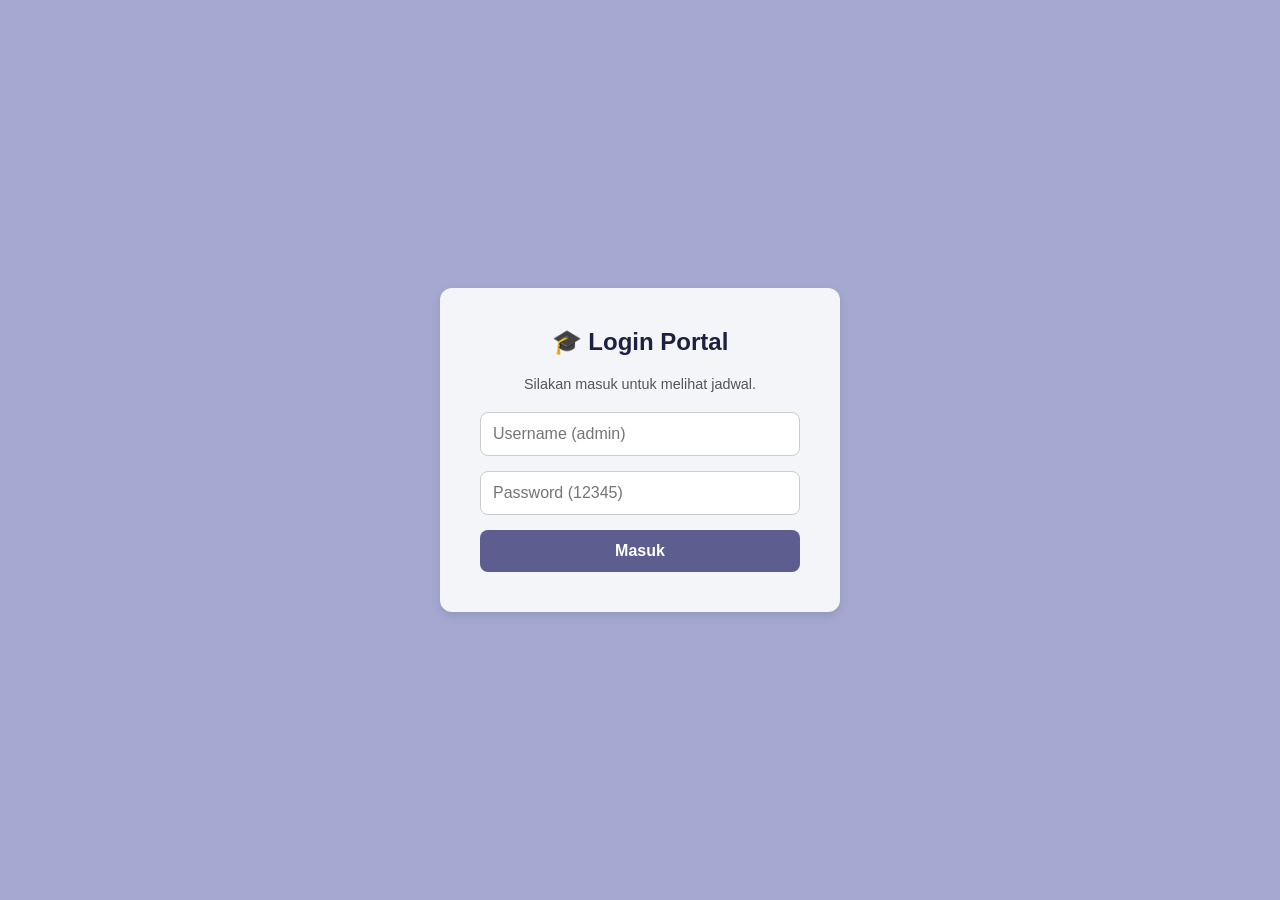
<file: index.html>
<!DOCTYPE html>
<html lang="id">
<head>
    <meta charset="UTF-8">
    <meta name="viewport" content="width=device-width, initial-scale=1.0">
    <title>Jadwal Perkuliahan - Universitas ABC</title>
    <style>
        /* ========================================= */
        /* CSS LENGKAP (DESAIN DASBOR & TABEL)       */
        /* ========================================= */
        * { margin: 0; padding: 0; box-sizing: border-box; font-family: 'Segoe UI', Tahoma, Geneva, Verdana, sans-serif; }
        body { background-color: #a5a9d1; color: #333; display: flex; min-height: 100vh; }

        /* Sidebar */
        .sidebar { width: 260px; background-color: #3b3d54; color: white; padding: 20px 0; display: flex; flex-direction: column; position: fixed; height: 100%; z-index: 100; }
        .sidebar-header { padding: 0 20px 20px; border-bottom: 1px solid #55586f; margin-bottom: 20px; }
        .sidebar-header h2 { font-size: 1.2rem; display: flex; align-items: center; gap: 10px; }
        .sidebar-header p { font-size: 0.8rem; color: #b0b3c6; margin-top: 5px; }
        .sidebar-menu { list-style: none; }
        .sidebar-menu li { margin: 5px 15px; }
        .sidebar-menu a { text-decoration: none; color: #d1d5db; display: flex; align-items: center; padding: 12px 15px; border-radius: 8px; transition: 0.3s; font-size: 0.9rem; }
        .sidebar-menu a:hover, .sidebar-menu a.active { background-color: #8b92d4; color: white; }
        .sidebar-menu a i { margin-right: 15px; width: 20px; text-align: center; }

        /* Main Content */
        .main-content { margin-left: 260px; flex: 1; padding: 20px 30px; display: flex; flex-direction: column; width: calc(100% - 260px); }
        
        /* Header Card */
        .header-card { background-color: #f4f5f9; border-radius: 12px; padding: 30px; display: flex; justify-content: space-between; align-items: center; margin-bottom: 20px; box-shadow: 0 4px 6px rgba(0,0,0,0.05); width: 100%; }
        .header-text h4 { color: #7b819c; font-size: 0.8rem; font-weight: normal; margin-bottom: 10px; }
        .header-text h1 { color: #1e2042; font-size: 1.6rem; margin-bottom: 10px; }
        .header-text p { color: #555; font-size: 0.9rem; margin-bottom: 15px; max-width: 600px; }
        .badges { display: flex; gap: 10px; }
        .badge { background-color: #e5e7f1; color: #3b3d54; padding: 5px 12px; border-radius: 20px; font-size: 0.8rem; font-weight: 600; border: 1px solid #d1d5db; }
        .header-illustration { width: 100px; height: 80px; background-color: #6b72a8; border-radius: 10px; display: flex; justify-content: center; align-items: center; }

        /* Section Title */
        .section-title { color: #2c2e43; font-size: 1.4rem; margin-bottom: 15px; font-weight: 700; }

        /* Day Tabs */
        .day-tabs { background-color: #f4f5f9; padding: 10px; border-radius: 10px; display: flex; gap: 10px; margin-bottom: 15px; overflow-x: auto; width: 100%; }
        .day-btn { background-color: white; border: 1px solid #d1d5db; padding: 8px 15px; border-radius: 8px; cursor: pointer; font-size: 0.85rem; color: #444; display: flex; align-items: center; gap: 8px; font-weight: 600; }
        .day-btn .count { background-color: #e5e7f1; padding: 2px 8px; border-radius: 10px; font-size: 0.75rem; }
        .day-btn.active { background-color: #4f538d; color: white; border-color: #4f538d; }
        .day-btn.active .count { background-color: white; color: #4f538d; }

        /* Table */
        .table-container { background-color: #f4f5f9; border-radius: 12px; padding: 20px; overflow-x: auto; flex: 1; width: 100%; }
        table { width: 100%; border-collapse: collapse; font-size: 0.9rem; }
        th { text-align: left; padding: 15px 10px; color: #1e2042; font-weight: 600; border-bottom: 2px solid #d1d5db; }
        td { padding: 15px 10px; border-bottom: 1px solid #e5e7eb; color: #333; }
        .status-badge { background-color: #5d5e8f; color: white; padding: 6px 14px; border-radius: 6px; font-size: 0.75rem; border: none; cursor: pointer; font-family: inherit; font-weight: 500; transition: background-color 0.3s; }
        .total-row td { background-color: #e5e7f1; font-weight: bold; color: #1e2042; }

                /* Footer */
        footer { margin-top: 20px; font-size: 0.8rem; color: #3b3d54; display: flex; justify-content: flex-start; align-items: center; width: 100%; gap: 20px; }
        .footer-links a { color: #3b3d54; text-decoration: none; margin-right: 15px; text-decoration: underline; }

        /* Tombol Bantuan */
        .help-btn { position: fixed; bottom: 20px; right: 20px; background-color: #4a7588; color: white; border: none; padding: 12px 20px; border-radius: 25px; font-size: 0.9rem; cursor: pointer; display: flex; align-items: center; gap: 8px; box-shadow: 0 4px 6px rgba(0,0,0,0.2); z-index: 100; }

        /* Login Overlay */
        #login-overlay { position: fixed; top: 0; left: 0; width: 100%; height: 100%; background-color: #a5a9d1; display: flex; justify-content: center; align-items: center; z-index: 9999; }
        .login-box { background-color: #f4f5f9; padding: 40px; border-radius: 12px; box-shadow: 0 4px 10px rgba(0,0,0,0.1); width: 100%; max-width: 400px; text-align: center; }
        .login-box h2 { color: #1e2042; margin-bottom: 20px; }
        .login-box input { width: 100%; padding: 12px; margin-bottom: 15px; border: 1px solid #ccc; border-radius: 8px; font-size: 1rem; box-sizing: border-box; }
        .login-box button { width: 100%; padding: 12px; background-color: #5d5e8f; color: white; border: none; border-radius: 8px; font-size: 1rem; font-weight: bold; cursor: pointer; transition: 0.3s; }
        .login-box button:hover { background-color: #4a4b75; }
        .error-msg { color: #dc3545; font-size: 0.9rem; margin-bottom: 15px; display: none; }
    </style>
</head>
<body>

    <!-- ========================================== -->
    <!-- TAMPILAN LOGIN -->
    <!-- ========================================== -->
    <div id="login-overlay">
        <div class="login-box">
            <h2>🎓 Login Portal</h2>
            <p style="color: #555; margin-bottom: 20px; font-size: 0.9rem;">Silakan masuk untuk melihat jadwal.</p>
            <div id="error-msg" class="error-msg">Username atau Password salah!</div>
            <input type="text" id="username" placeholder="Username (admin)">
            <input type="password" id="password" placeholder="Password (12345)">
            <button onclick="prosesLogin()">Masuk</button>
        </div>
    </div>

    <!-- ========================================== -->
    <!-- KONTEN UTAMA (Tersembunyi sebelum login) -->
    <!-- ========================================== -->
    <div id="main-content-wrapper" style="display: none; width: 100%; display: flex;">
        
        <aside class="sidebar">
            <div class="sidebar-header">
                <h2>📅 Dashboard</h2>
                <p>Universitas ABC</p>
            </div>
            <ul class="sidebar-menu">
                <li><a href="index.html" class="active">⊞ Dasbor</a></li>
                <li><a href="beranda.html">🏠 Beranda</a></li>
                <li><a href="absensi.html">⏱ Absensi</a></li>
                <li><a href="jadwal.html">📅 Jadwal kuliah</a></li>
                <li><a href="kontak.html">✉ Kontak</a></li>
                <li style="margin-top: 20px; border-top: 1px solid #55586f; padding-top: 10px;">
                    <a href="#" onclick="logout()" style="color: #ff6b6b;">🚪 Logout</a>
                </li>
            </ul>
        </aside>

        <main class="main-content">
            <select id="pilih-semester" style="display: none;">
                <option value="Ganjil 2026/2027" selected>Ganjil 2026/2027</option>
            </select>

            <section class="header-card">
                <div class="header-text">
                    <h4>Dashboard</h4>
                    <h1>Selamat Datang di Jadwal Perkuliahan Universitas ABC</h1>
                    <p>Lihat jadwal kuliah Semester Ganjil 2026/2027 di bawah ini. Pilih hari untuk melihat mata kuliahnya.</p>
                    <div class="badges">
                        <span class="badge">Semester Ganjil 2026/2027</span>
                        <span class="badge">9 mata kuliah</span>
                        <span class="badge">23 SKS</span>
                    </div>
                </div>
                <div class="header-illustration">
                    <span style="color:white; font-size: 2rem;">📅</span>
                </div>
            </section>

            <h2 class="section-title">Jadwal Kuliah</h2>

            <div class="day-tabs">
                <button class="day-btn">Senin <span class="count">3</span></button>
                <button class="day-btn">Selasa <span class="count">2</span></button>
                <button class="day-btn">Rabu <span class="count">3</span></button>
                <button class="day-btn">Kamis <span class="count">3</span></button>
                <button class="day-btn">Jumat <span class="count">3</span></button>
                <button class="day-btn">Sabtu <span class="count">0</span></button>
                <button class="day-btn">Minggu <span class="count">0</span></button>
            </div>

            <div class="table-container">
                <table>
                    <thead>
                        <tr>
                            <th>Kode</th><th>Mata kuliah</th><th>Presensi</th><th>SKS</th>
                            <th>Kelas</th><th>Waktu</th><th>Ruang</th><th>Dosen</th>
                        </tr>
                    </thead>
                    <tbody id="jadwal-table-body"></tbody>
                </table>
            </div>

            <footer>
                <div>&copy; 2026 Jadwal Perkuliahan Universitas ABC - Kelompok 12.</div>
                <div class="footer-links">
                    <a href="tentang.html">Tentang</a>
                    <a href="lokasi.html">Lokasi</a>
                </div>
            </footer>
        </main>

        <button class="help-btn">❓ Bantuan</button>
    </div>

    <!-- ========================================== -->
    <!-- JAVASCRIPT -->
    <!-- ========================================== -->
    <script>
    // 1. SISTEM LOGIN
    document.addEventListener("DOMContentLoaded", function() {
        if (sessionStorage.getItem("isLoggedIn") === "true") {
            document.getElementById('login-overlay').style.display = 'none';
            document.getElementById('main-content-wrapper').style.display = 'flex'; // Gunakan flex agar sejajar
            initJadwal();
        }
    });

    function prosesLogin() {
        const user = document.getElementById('username').value;
        const pass = document.getElementById('password').value;
        const errorMsg = document.getElementById('error-msg');

        if (user === "admin" && pass === "12345") {
            sessionStorage.setItem("isLoggedIn", "true");
            document.getElementById('login-overlay').style.display = 'none';
            document.getElementById('main-content-wrapper').style.display = 'flex';
            initJadwal();
        } else {
            errorMsg.style.display = "block";
        }
    }

    function logout() {
        sessionStorage.removeItem("isLoggedIn");
        location.reload(); 
    }

    // 2. LOGIKA JADWAL KULIAH
    function initJadwal() {
        const masterDataJadwal = {
            "Ganjil 2026/2027": {
                "Senin": [
                    { kode: "4525", mk: "Komunikasi Data", sks: 2, kelas: "A", waktu: "08:00 - 10:00", ruang: "309", dosen: "Ir. Rakha Athalah, S.Kom." },
                    { kode: "4524", mk: "Prak Basis Data", sks: 2, kelas: "A", waktu: "10:00 - 12:00", ruang: "305", dosen: "Dr. Ir. Arsanti Nur, S.Kom." },
                    { kode: "4523", mk: "Basis Data", sks: 3, kelas: "A", waktu: "14:00 - 17:00", ruang: "209", dosen: "Nisrina Akila, S.Kom." },
                   
                ],
                "Selasa": [
                    { kode: "4526", mk: "Kewirausahaan", sks: 3, kelas: "A", waktu: "08:00 - 10:00", ruang: "Lab 1", dosen: "Budi Santoso, M.Kom." },
                    { kode: "4527", mk: "Jaringan Komputer", sks: 2, kelas: "A", waktu: "13:00 - 15:00", ruang: "302", dosen: "Siti Aminah, M.T." }
                ],
                "Rabu": [
                    { kode: "4528", mk: "Kecerdasan Buatan", sks: 1, kelas: "A", waktu: "08:00 - 9:00", ruang: "401", dosen: "Dr. Andi Wijaya" },
                    { kode: "4525", mk: "Komunikasi Data", sks: 2, kelas: "A", waktu: "10:00 - 12:00", ruang: "309", dosen: "Ir. Rakha Athalah, S.Kom." },
                    { kode: "4525", mk: "Prak. Pemrograman Berorientasi Objek", sks: 3, kelas: "A", waktu: "13:00 - 15:00", ruang: "309", dosen: "Nisrina Akila, S.Kom." },
                ],
                "Kamis": [
                    { kode: "4529", mk: "Interaksi Manusia Komputer", sks: 2, kelas: "A", waktu: "08:00 - 10:00", ruang: "303", dosen: "Rina Melati, M.Kom." },
                    { kode: "4525", mk: "Desain dan Analisis Algoritma", sks: 1, kelas: "A", waktu: "12:00 - 13:00", ruang: "309", dosen: "Ir. Rakha Athalah, S.Kom." },
                    { kode: "4525", mk: "Pemrograman Berorientasi Objek", sks: 3, kelas: "A", waktu: "14:00 - 16:00", ruang: "309", dosen: "Dr. Ir. Arsanti Nur, S.Kom." },
                    
                ],
                "Jumat": [
                    { kode: "4531", mk: "Etika Profesi", sks: 2, kelas: "A", waktu: "08:00 - 10:00", ruang: "201", dosen: "Drs. Ahmad Subarjo" },
                    { kode: "4525", mk: "Statistik dan Probabilitas 1", sks: 2, kelas: "A", waktu: "11:00 - 13:00", ruang: "309", dosen: "Nisrina Akila, S.Kom." },
                    { kode: "4525", mk: "Arsitektur dan Organisasi Komputer", sks: 2, kelas: "A", waktu: "14:00 - 16:00", ruang: "309", dosen: "Dr. Ir. Arsanti Nur, S.Kom." },
                ],
                "Sabtu": [], "Minggu": []
            },
            "Genap 2026/2027": {
                "Senin": [
                    { kode: "5523", mk: "Basis Data Lanjut", sks: 3, kelas: "B", waktu: "09:00 - 12:00", ruang: "210", dosen: "Nisrina Akila, S.Kom." },
                    { kode: "5524", mk: "Pemrograman Mobile", sks: 3, kelas: "B", waktu: "13:00 - 16:00", ruang: "Lab 2", dosen: "Budi Santoso, M.Kom." }
                ],
                "Selasa": [], "Rabu": [], "Kamis": [], "Jumat": [], "Sabtu": [], "Minggu": []
            }
        };

        function getHariIni() {
            return ["Minggu","Senin","Selasa","Rabu","Kamis","Jumat","Sabtu"][new Date().getDay()];
        }

        function cekStatusWaktu(w) {
            const p = w.split(' - ');
            const m = p[0].split(':'), s = p[1].split(':');
            const now = new Date();
            const cur = now.getHours()*60 + now.getMinutes();
            const start = parseInt(m[0])*60 + parseInt(m[1]);
            const end = parseInt(s[0])*60 + parseInt(s[1]);
            if (cur < start) return { status:"belum", pesan:`Belum masuk waktu kuliah` };
            if (cur > end) return { status:"habis", pesan:"Waktu perkuliahan sudah berakhir" };
            return { status:"buka", pesan:"Waktu presensi dibuka" };
        }

        const tableBody = document.getElementById('jadwal-table-body');
        const dayButtons = document.querySelectorAll('.day-btn');
        const selectSemester = document.getElementById('pilih-semester');

        function renderTable(hari, semester) {
            const data = (masterDataJadwal[semester] || {})[hari] || [];
            tableBody.innerHTML = '';
            const hariIni = getHariIni();

            if (data.length === 0) {
                tableBody.innerHTML = `<tr><td colspan="8" style="text-align:center;">Tidak ada jadwal untuk hari ${hari} di ${semester}</td></tr>`;
                return;
            }

            let totalSKS = 0;
            data.forEach(item => {
                totalSKS += item.sks;
                const kunciStorage = `absensiData_${semester}`;
                const absensiData = JSON.parse(localStorage.getItem(kunciStorage)) || {};
                const sudahHadir = absensiData[item.mk] && absensiData[item.mk].hadir > 0;

                let tombolHtml = '';
                if (sudahHadir) {
                    tombolHtml = `<button class="status-badge" style="background:#28a745;cursor:default;" disabled>Hadir ✔</button>`;
                } else if (hari !== hariIni) {
                    tombolHtml = `<button class="status-badge" style="background:#a0a0a0;cursor:not-allowed;" title="Bukan jadwal hari ini (Hari ini: ${hariIni})" disabled>Presensi</button>`;
                } else {
                    const info = cekStatusWaktu(item.waktu);
                    tombolHtml = (info.status === "buka")
                        ? `<button class="status-badge btn-presensi" data-matkul="${item.mk}" style="background:#5d5e8f;">Presensi</button>`
                        : `<button class="status-badge" style="background:#a0a0a0;cursor:not-allowed;" title="${info.pesan}" disabled>Presensi</button>`;
                }

                tableBody.innerHTML += `
                    <tr>
                        <td>${item.kode}</td>
                        <td><b>${item.mk}</b></td>
                        <td>${tombolHtml}</td>
                        <td>${item.sks}</td>
                        <td>${item.kelas}</td>
                        <td>${item.waktu}</td>
                        <td>${item.ruang}</td>
                        <td>${item.dosen}</td>
                    </tr>`;
            });

            tableBody.innerHTML += `
                <tr class="total-row">
                    <td colspan="3">Total SKS hari ${hari}</td>
                    <td colspan="5">${totalSKS}</td>
                </tr>`;

            document.querySelectorAll('.btn-presensi').forEach(btn => {
                btn.addEventListener('click', function() {
                    const namaMatkul = this.getAttribute('data-matkul');
                    const row = this.closest('tr');
                    const waktuKuliah = row.cells[5].innerText;
                    if (hari !== hariIni) { alert(`Gagal! Hari ini hari ${hariIni}.`); return; }
                    const info = cekStatusWaktu(waktuKuliah);
                    if (info.status !== "buka") { alert(info.pesan); return; }

                    const kunciStorage = `absensiData_${semester}`;
                    const dataAbsen = JSON.parse(localStorage.getItem(kunciStorage)) || {};
                    if (!dataAbsen[namaMatkul]) dataAbsen[namaMatkul] = { hadir: 0 };
                    dataAbsen[namaMatkul].hadir += 1;
                    localStorage.setItem(kunciStorage, JSON.stringify(dataAbsen));
                    alert(`Presensi ${namaMatkul} berhasil!`);
                    renderTable(hari, semester);
                });
            });
        }

        selectSemester.addEventListener('change', function() {
            const aktif = document.querySelector('.day-btn.active');
            const hariAktif = aktif ? aktif.textContent.trim().split(' ')[0] : "Senin";
            renderTable(hariAktif, this.value);
        });

        dayButtons.forEach(button => {
            button.addEventListener('click', function() {
                dayButtons.forEach(b => b.classList.remove('active'));
                this.classList.add('active');
                const hari = this.textContent.trim().split(' ')[0];
                renderTable(hari, selectSemester.value);
            });
        });

        const hariIni = getHariIni();
        const tombolHariIni = Array.from(dayButtons).find(b => b.textContent.includes(hariIni));
        if (tombolHariIni) {
            dayButtons.forEach(b => b.classList.remove('active'));
            tombolHariIni.classList.add('active');
            renderTable(hariIni, selectSemester.value);
        } else {
            renderTable("Senin", selectSemester.value);
        }
    }
    </script>
</body>
</html>
</file>
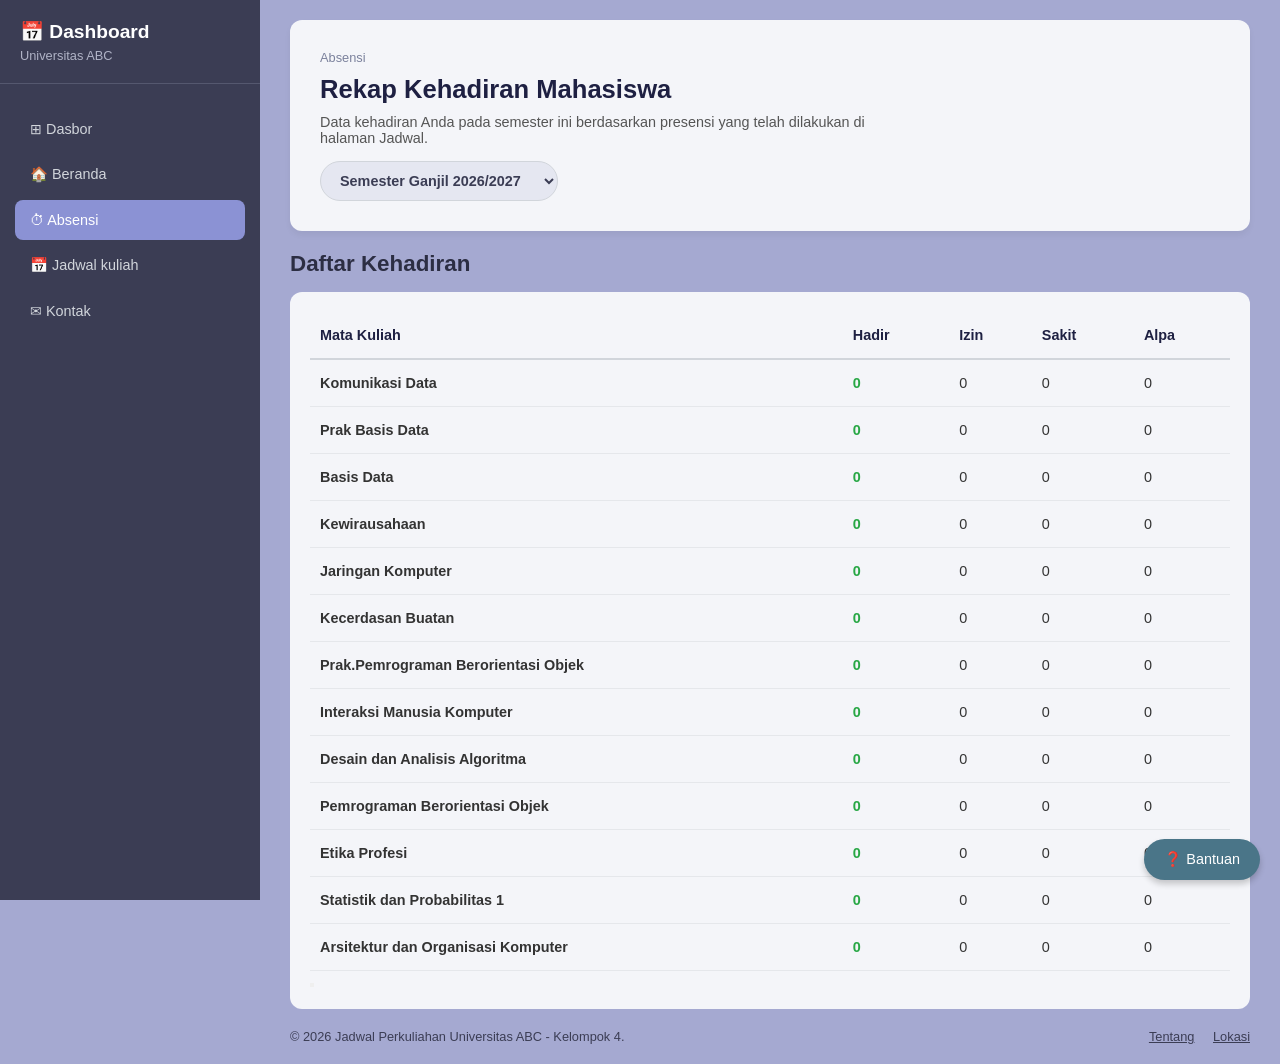
<file: absensi.html>
<!DOCTYPE html>
<html lang="id">
<head>
    <meta charset="UTF-8">
    <meta name="viewport" content="width=device-width, initial-scale=1.0">
    <title>Absensi - Universitas ABC</title>
    <link rel="stylesheet" href="css/style.css">
</head>
<body>

    <aside class="sidebar">
        <div class="sidebar-header">
            <h2>📅 Dashboard</h2>
            <p>Universitas ABC</p>
        </div>
        <ul class="sidebar-menu">
            <li><a href="index.html">⊞ Dasbor</a></li>
            <li><a href="beranda.html">🏠 Beranda</a></li>
            <li><a href="absensi.html" class="active">⏱ Absensi</a></li>
            <li><a href="jadwal.html">📅 Jadwal kuliah</a></li>
            <li><a href="kontak.html">✉ Kontak</a></li>
        </ul>
    </aside>

    <main class="main-content">
        <section class="header-card">
            <div class="header-text">
                <h4>Absensi</h4>
                <h1>Rekap Kehadiran Mahasiswa</h1>
                <p>Data kehadiran Anda pada semester ini berdasarkan presensi yang telah dilakukan di halaman Jadwal.</p>
                <div style="margin-top: 15px;">
                    <select id="pilih-semester" class="badge" style="cursor: pointer; outline: none; font-weight: bold; padding: 10px 15px; font-size: 0.9rem;">
                        <option value="Ganjil 2026/2027">Semester Ganjil 2026/2027</option>
                        <option value="Genap 2026/2027">Semester Genap 2026/2027</option>
                        <option value="Ganjil 2027/2028">Semester Ganjil 2027/2028</option>
                    </select>
                </div>
            </div>
        </section>

        <h2 class="section-title">Daftar Kehadiran</h2>

        <div class="table-container">
            <table>
                <thead>
                    <tr>
                        <th>Mata Kuliah</th><th>Hadir</th><th>Izin</th><th>Sakit</th><th>Alpa</th>
                    </tr>
                </thead>
                <tbody id="absensi-table-body"></tbody>
            </table>

            <button onclick="if(confirm('Yakin ingin menghapus semua data absensi?')) { localStorage.clear(); location.reload(); }"
            </button>
        </div>

        <footer>
            <div>&copy; 2026 Jadwal Perkuliahan Universitas ABC - Kelompok 4.</div>
            <div class="footer-links">
                <a href="tentang.html">Tentang</a>
                <a href="lokasi.html">Lokasi</a>
            </div>
        </footer>
    </main>

    <button class="help-btn">❓ Bantuan</button>

    <script>
    (function() {
        const masterDataJadwal = {
            "Ganjil 2026/2027": {
                "Senin": [
                    { mk: "Komunikasi Data" }, { mk: "Prak Basis Data" }, { mk: "Basis Data" }
                ],
                "Selasa": [{ mk: "Kewirausahaan" }, { mk: "Jaringan Komputer" }],
                "Rabu": [{ mk: "Kecerdasan Buatan" }, { mk: "Komunikasi Data" }, { mk: "Prak.Pemrograman Berorientasi Objek" }],
                "Kamis": [{ mk: "Interaksi Manusia Komputer" }, { mk: "Desain dan Analisis Algoritma" }, { mk: "Pemrograman Berorientasi Objek" }],
                "Jumat": [{ mk: "Etika Profesi" }, { mk: "Statistik dan Probabilitas 1" }, { mk: "Arsitektur dan Organisasi Komputer" }],
                "Sabtu": [], "Minggu": []
            },
            "Genap 2026/2027": {
                "Senin": [{ mk: "Basis Data Lanjut" }, { mk: "Pemrograman Mobile" }],
                "Selasa": [], "Rabu": [], "Kamis": [], "Jumat": [], "Sabtu": [], "Minggu": []
            },
            "Ganjil 2027/2028": {
                "Senin": [{ mk: "Kecerdasan Buatan Lanjut" }],
                "Selasa": [], "Rabu": [], "Kamis": [], "Jumat": [], "Sabtu": [], "Minggu": []
            }
        };

        const absensiTableBody = document.getElementById('absensi-table-body');
        const selectSemesterAbsen = document.getElementById('pilih-semester');

        function renderAbsensi(semester) {
            const kunciStorage = `absensiData_${semester}`;
            const dataAbsen = JSON.parse(localStorage.getItem(kunciStorage)) || {};
            const matkulSet = new Set();
            const jadwalSemester = masterDataJadwal[semester] || {};
            Object.values(jadwalSemester).forEach(arr => arr.forEach(item => matkulSet.add(item.mk)));

            let html = '';
            if (matkulSet.size === 0) {
                html = `<tr><td colspan="5" style="text-align:center;">Belum ada mata kuliah di semester ini.</td></tr>`;
            } else {
                matkulSet.forEach(matkul => {
                    const jumlahHadir = dataAbsen[matkul] ? dataAbsen[matkul].hadir : 0;
                    html += `
                        <tr>
                            <td><b>${matkul}</b></td>
                            <td><span style="color:#28a745;font-weight:bold;">${jumlahHadir}</span></td>
                            <td>0</td><td>0</td><td>0</td>
                        </tr>`;
                });
            }
            absensiTableBody.innerHTML = html;
        }

        selectSemesterAbsen.addEventListener('change', function() { renderAbsensi(this.value); });
        renderAbsensi(selectSemesterAbsen.value);
    })();
    </script>
</body>
</html>
</file>
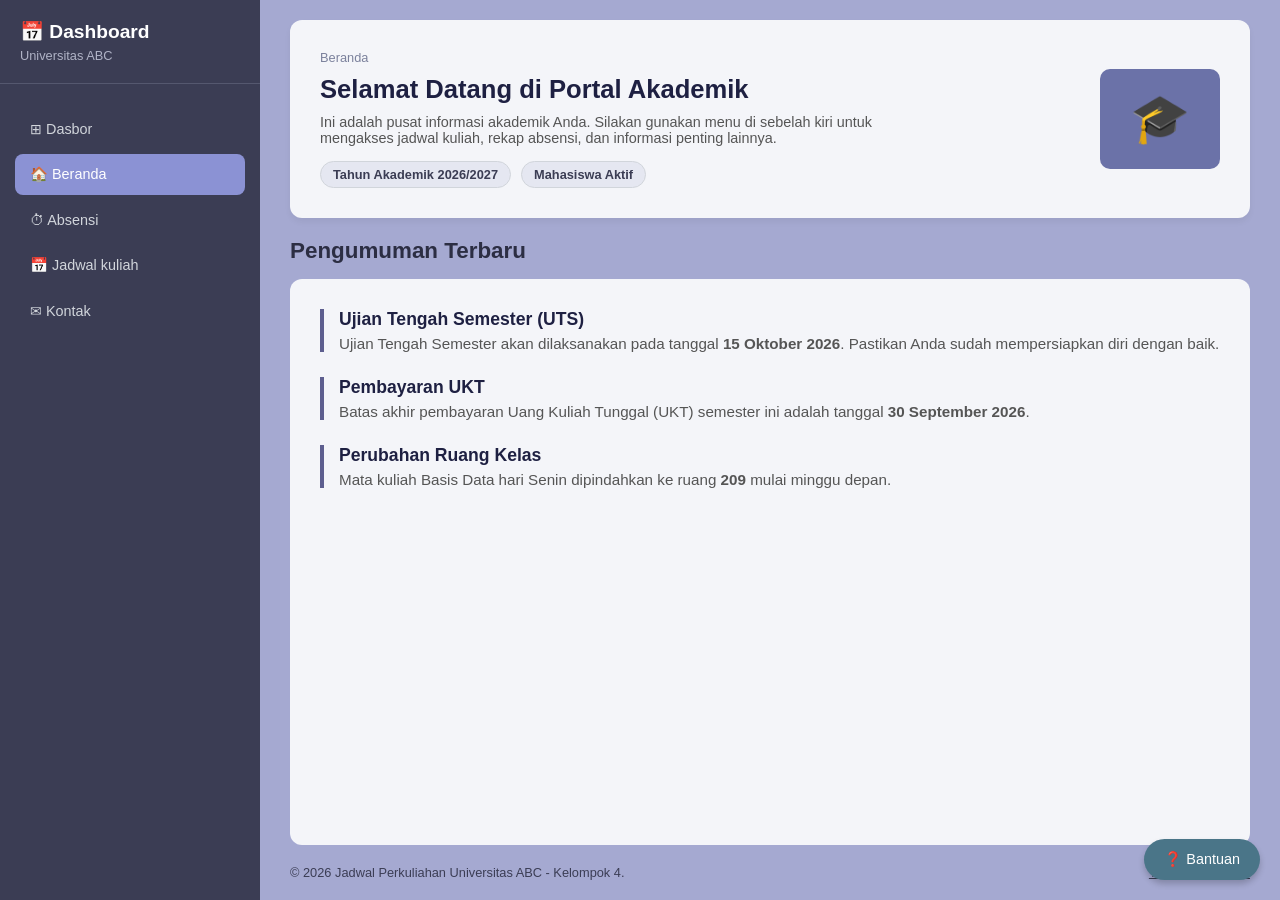
<file: beranda.html>
<!DOCTYPE html>
<html lang="id">
<head>
    <meta charset="UTF-8">
    <meta name="viewport" content="width=device-width, initial-scale=1.0">
    <title>Beranda - Universitas ABC</title>
    <link rel="stylesheet" href="css/style.css">
</head>
<body>

    <aside class="sidebar">
        <div class="sidebar-header">
            <h2>📅 Dashboard</h2>
            <p>Universitas ABC</p>
        </div>
        <ul class="sidebar-menu">
            <li><a href="index.html">⊞ Dasbor</a></li>
            <li><a href="beranda.html" class="active">🏠 Beranda</a></li>
            <li><a href="absensi.html">⏱ Absensi</a></li>
            <li><a href="jadwal.html">📅 Jadwal kuliah</a></li>
            <li><a href="kontak.html">✉ Kontak</a></li>
        </ul>
    </aside>

    <main class="main-content">
        <section class="header-card">
            <div class="header-text">
                <h4>Beranda</h4>
                <h1>Selamat Datang di Portal Akademik</h1>
                <p>Ini adalah pusat informasi akademik Anda. Silakan gunakan menu di sebelah kiri untuk mengakses jadwal kuliah, rekap absensi, dan informasi penting lainnya.</p>
                <div class="badges">
                    <span class="badge">Tahun Akademik 2026/2027</span>
                    <span class="badge">Mahasiswa Aktif</span>
                </div>
            </div>
            <div class="header-illustration">
                <span style="color:white; font-size: 3rem;">🎓</span>
            </div>
        </section>

        <h2 class="section-title">Pengumuman Terbaru</h2>

        <div class="table-container" style="padding: 30px;">
            <div style="border-left: 4px solid #5d5e8f; padding-left: 15px; margin-bottom: 25px;">
                <h3 style="font-size: 1.1rem; color: #1e2042; margin-bottom: 5px;">Ujian Tengah Semester (UTS)</h3>
                <p style="color: #555; font-size: 0.95rem;">Ujian Tengah Semester akan dilaksanakan pada tanggal <b>15 Oktober 2026</b>. Pastikan Anda sudah mempersiapkan diri dengan baik.</p>
            </div>

            <div style="border-left: 4px solid #5d5e8f; padding-left: 15px; margin-bottom: 25px;">
                <h3 style="font-size: 1.1rem; color: #1e2042; margin-bottom: 5px;">Pembayaran UKT</h3>
                <p style="color: #555; font-size: 0.95rem;">Batas akhir pembayaran Uang Kuliah Tunggal (UKT) semester ini adalah tanggal <b>30 September 2026</b>.</p>
            </div>

            <div style="border-left: 4px solid #5d5e8f; padding-left: 15px;">
                <h3 style="font-size: 1.1rem; color: #1e2042; margin-bottom: 5px;">Perubahan Ruang Kelas</h3>
                <p style="color: #555; font-size: 0.95rem;">Mata kuliah Basis Data hari Senin dipindahkan ke ruang <b>209</b> mulai minggu depan.</p>
            </div>
        </div>

        <footer>
            <div>&copy; 2026 Jadwal Perkuliahan Universitas ABC - Kelompok 4.</div>
            <div class="footer-links">
                <a href="tentang.html">Tentang</a>
                <a href="lokasi.html">Lokasi</a>
            </div>
        </footer>
    </main>

    <button class="help-btn">❓ Bantuan</button>
</body>
</html>
</file>
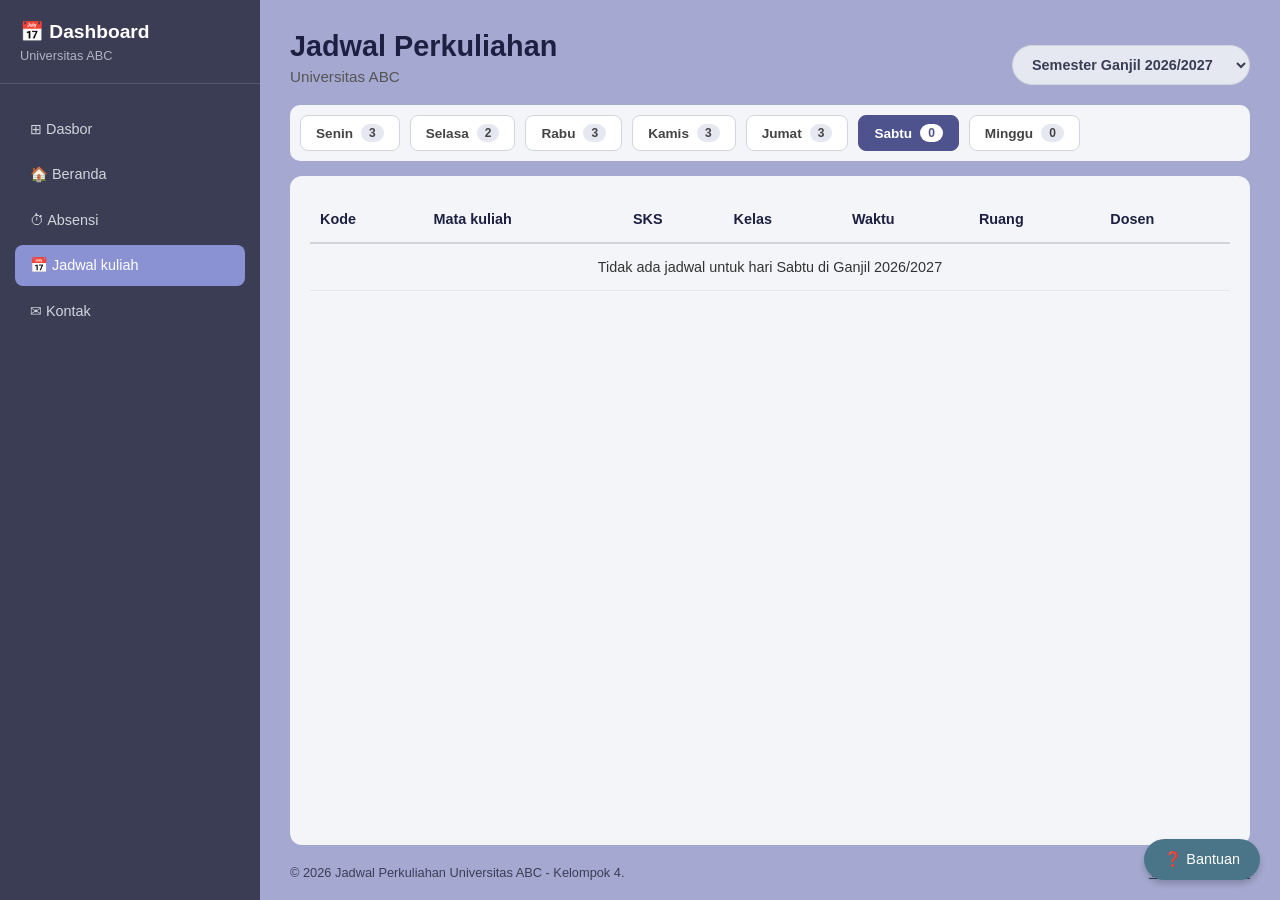
<file: jadwal.html>
<!DOCTYPE html>
<html lang="id">
<head>
    <meta charset="UTF-8">
    <meta name="viewport" content="width=device-width, initial-scale=1.0">
    <title>Jadwal Kuliah - Universitas ABC</title>
    <link rel="stylesheet" href="css/style.css">
</head>
<body>

    <aside class="sidebar">
        <div class="sidebar-header">
            <h2>📅 Dashboard</h2>
            <p>Universitas ABC</p>
        </div>
        <ul class="sidebar-menu">
            <li><a href="index.html">⊞ Dasbor</a></li>
            <li><a href="beranda.html">🏠 Beranda</a></li>
            <li><a href="absensi.html">⏱ Absensi</a></li>
            <li><a href="jadwal.html" class="active">📅 Jadwal kuliah</a></li>
            <li><a href="kontak.html">✉ Kontak</a></li>
        </ul>
    </aside>

    <main class="main-content">
        <div style="margin-bottom: 20px; margin-top: 10px; display: flex; justify-content: space-between; align-items: flex-end;">
            <div>
                <h1 style="color: #1e2042; font-size: 1.8rem; margin-bottom: 5px;">Jadwal Perkuliahan</h1>
                <p style="color: #555; font-size: 0.95rem;">Universitas ABC</p>
            </div>
            <div>
                <select id="pilih-semester" class="badge" style="cursor: pointer; outline: none; font-weight: bold; padding: 10px 15px; font-size: 0.9rem;">
                    <option value="Ganjil 2026/2027">Semester Ganjil 2026/2027</option>
                    <option value="Genap 2026/2027">Semester Genap 2026/2027</option>
                    <option value="Ganjil 2027/2028">Semester Ganjil 2027/2028</option>
                </select>
            </div>
        </div>

        <div class="day-tabs">
            <button class="day-btn">Senin <span class="count">3</span></button>
            <button class="day-btn">Selasa <span class="count">2</span></button>
            <button class="day-btn">Rabu <span class="count">3</span></button>
            <button class="day-btn">Kamis <span class="count">3</span></button>
            <button class="day-btn">Jumat <span class="count">3</span></button>
            <button class="day-btn">Sabtu <span class="count">0</span></button>
            <button class="day-btn">Minggu <span class="count">0</span></button>
        </div>

        <div class="table-container">
            <table>
                <thead>
                    <tr>
                        <th>Kode</th><th>Mata kuliah</th><th>SKS</th>
                        <th>Kelas</th><th>Waktu</th><th>Ruang</th><th>Dosen</th>
                    </tr>
                </thead>
                <tbody id="jadwal-table-body"></tbody>
            </table>
        </div>

        <footer>
            <div>&copy; 2026 Jadwal Perkuliahan Universitas ABC - Kelompok 4.</div>
            <div class="footer-links">
                <a href="tentang.html">Tentang</a>
                <a href="lokasi.html">Lokasi</a>
            </div>
        </footer>
    </main>

    <button class="help-btn">❓ Bantuan</button>

    <script>
    (function() {
        const masterDataJadwal = {
            "Ganjil 2026/2027": {
               "Senin": [
                    { kode: "4525", mk: "Komunikasi Data", sks: 2, kelas: "A", waktu: "08:00 - 10:00", ruang: "309", dosen: "Ir. Rakha Athalah, S.Kom." },
                    { kode: "4524", mk: "Prak Basis Data", sks: 2, kelas: "A", waktu: "10:00 - 12:00", ruang: "305", dosen: "Dr. Ir. Arsanti Nur, S.Kom." },
                    { kode: "4523", mk: "Basis Data", sks: 3, kelas: "A", waktu: "14:00 - 17:00", ruang: "209", dosen: "Nisrina Akila, S.Kom." },
                   
                ],
                "Selasa": [
                    { kode: "4526", mk: "Kewirausahaan", sks: 3, kelas: "A", waktu: "08:00 - 10:00", ruang: "Lab 1", dosen: "Budi Santoso, M.Kom." },
                    { kode: "4527", mk: "Jaringan Komputer", sks: 2, kelas: "A", waktu: "13:00 - 15:00", ruang: "302", dosen: "Siti Aminah, M.T." }
                ],
                "Rabu": [
                    { kode: "4528", mk: "Kecerdasan Buatan", sks: 1, kelas: "A", waktu: "08:00 - 9:00", ruang: "401", dosen: "Dr. Andi Wijaya" },
                    { kode: "4525", mk: "Komunikasi Data", sks: 2, kelas: "A", waktu: "10:00 - 12:00", ruang: "309", dosen: "Ir. Rakha Athalah, S.Kom." },
                    { kode: "4525", mk: "Prak. Pemrograman Berorientasi Objek", sks: 3, kelas: "A", waktu: "13:00 - 15:00", ruang: "309", dosen: "Nisrina Akila, S.Kom." },
                ],
                "Kamis": [
                    { kode: "4529", mk: "Interaksi Manusia Komputer", sks: 2, kelas: "A", waktu: "08:00 - 10:00", ruang: "303", dosen: "Rina Melati, M.Kom." },
                    { kode: "4525", mk: "Desain dan Analisis Algoritma", sks: 1, kelas: "A", waktu: "12:00 - 13:00", ruang: "309", dosen: "Ir. Rakha Athalah, S.Kom." },
                    { kode: "4525", mk: "Pemrograman Berorientasi Objek", sks: 3, kelas: "A", waktu: "14:00 - 16:00", ruang: "309", dosen: "Dr. Ir. Arsanti Nur, S.Kom." },
                    
                ],
                "Jumat": [
                    { kode: "4531", mk: "Etika Profesi", sks: 2, kelas: "A", waktu: "08:00 - 10:00", ruang: "201", dosen: "Drs. Ahmad Subarjo" },
                    { kode: "4525", mk: "Statistik dan Probabilitas 1", sks: 2, kelas: "A", waktu: "11:00 - 13:00", ruang: "309", dosen: "Nisrina Akila, S.Kom." },
                    { kode: "4525", mk: "Arsitektur dan Organisasi Komputer", sks: 2, kelas: "A", waktu: "14:00 - 16:00", ruang: "309", dosen: "Dr. Ir. Arsanti Nur, S.Kom." },
                ],
                "Sabtu": [], "Minggu": []
        
            },
            "Genap 2026/2027": {
                "Senin": [
                    { kode: "5523", mk: "Basis Data Lanjut", sks: 3, kelas: "B", waktu: "09:00 - 12:00", ruang: "210", dosen: "Nisrina Akila, S.Kom." },
                    { kode: "5524", mk: "Pemrograman Mobile", sks: 3, kelas: "B", waktu: "13:00 - 16:00", ruang: "Lab 2", dosen: "Budi Santoso, M.Kom." }
                ],
                "Selasa": [], "Rabu": [], "Kamis": [], "Jumat": [], "Sabtu": [], "Minggu": []
            },
            "Ganjil 2027/2028": {
                "Senin": [{ kode: "6621", mk: "Kecerdasan Buatan Lanjut", sks: 3, kelas: "C", waktu: "08:00 - 11:00", ruang: "402", dosen: "Dr. Andi Wijaya" }],
                "Selasa": [], "Rabu": [], "Kamis": [], "Jumat": [], "Sabtu": [], "Minggu": []
            }
        };

        function getHariIni() {
            return ["Minggu","Senin","Selasa","Rabu","Kamis","Jumat","Sabtu"][new Date().getDay()];
        }

        const tableBody = document.getElementById('jadwal-table-body');
        const dayButtons = document.querySelectorAll('.day-btn');
        const selectSemester = document.getElementById('pilih-semester');

        function renderTable(hari, semester) {
            const data = (masterDataJadwal[semester] || {})[hari] || [];
            tableBody.innerHTML = '';
            if (data.length === 0) {
                tableBody.innerHTML = `<tr><td colspan="7" style="text-align:center;">Tidak ada jadwal untuk hari ${hari} di ${semester}</td></tr>`;
                return;
            }
            let totalSKS = 0;
            data.forEach(item => {
                totalSKS += item.sks;
                tableBody.innerHTML += `
                    <tr>
                        <td>${item.kode}</td>
                        <td><b>${item.mk}</b></td>
                        <td>${item.sks}</td>
                        <td>${item.kelas}</td>
                        <td>${item.waktu}</td>
                        <td>${item.ruang}</td>
                        <td>${item.dosen}</td>
                    </tr>`;
            });
            tableBody.innerHTML += `
                <tr class="total-row">
                    <td colspan="2">Total SKS hari ${hari}</td>
                    <td colspan="5">${totalSKS}</td>
                </tr>`;
        }

        selectSemester.addEventListener('change', function() {
            const aktif = document.querySelector('.day-btn.active');
            const hariAktif = aktif ? aktif.textContent.trim().split(' ')[0] : "Senin";
            renderTable(hariAktif, this.value);
        });

        dayButtons.forEach(button => {
            button.addEventListener('click', function() {
                dayButtons.forEach(b => b.classList.remove('active'));
                this.classList.add('active');
                const hari = this.textContent.trim().split(' ')[0];
                renderTable(hari, selectSemester.value);
            });
        });

        const hariIni = getHariIni();
        const tombolHariIni = Array.from(dayButtons).find(b => b.textContent.includes(hariIni));
        if (tombolHariIni) {
            dayButtons.forEach(b => b.classList.remove('active'));
            tombolHariIni.classList.add('active');
            renderTable(hariIni, selectSemester.value);
        } else {
            renderTable("Senin", selectSemester.value);
        }
    })();
    </script>
</body>
</html>
</file>
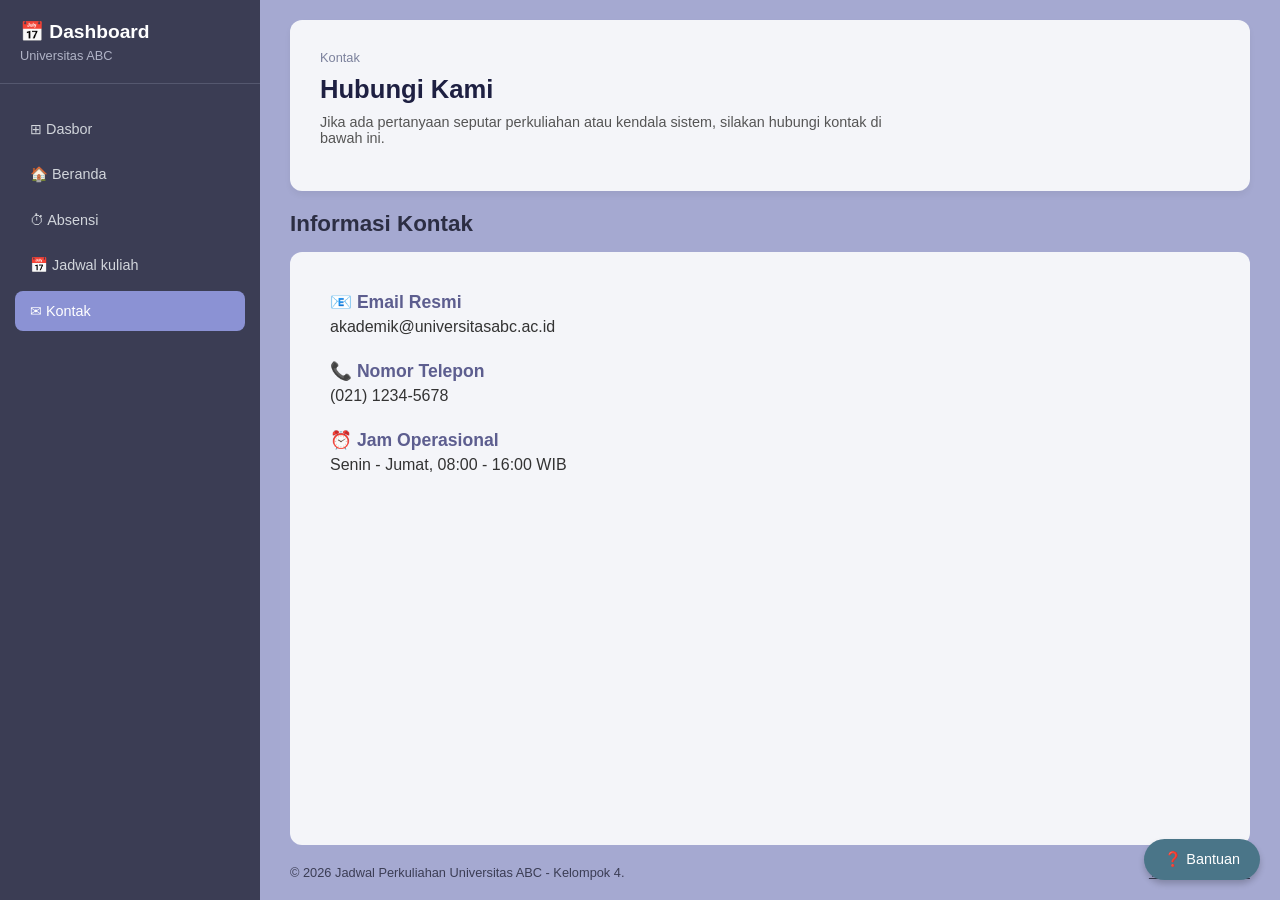
<file: kontak.html>
<!DOCTYPE html>
<html lang="id">
<head>
    <meta charset="UTF-8">
    <meta name="viewport" content="width=device-width, initial-scale=1.0">
    <title>Kontak - Universitas ABC</title>
    <link rel="stylesheet" href="css/style.css">
</head>
<body>

    <aside class="sidebar">
        <div class="sidebar-header">
            <h2>📅 Dashboard</h2>
            <p>Universitas ABC</p>
        </div>
        <ul class="sidebar-menu">
            <li><a href="index.html">⊞ Dasbor</a></li>
            <li><a href="beranda.html">🏠 Beranda</a></li>
            <li><a href="absensi.html">⏱ Absensi</a></li>
            <li><a href="jadwal.html">📅 Jadwal kuliah</a></li>
            <li><a href="kontak.html" class="active">✉ Kontak</a></li>
        </ul>
    </aside>

    <main class="main-content">
        <section class="header-card">
            <div class="header-text">
                <h4>Kontak</h4>
                <h1>Hubungi Kami</h1>
                <p>Jika ada pertanyaan seputar perkuliahan atau kendala sistem, silakan hubungi kontak di bawah ini.</p>
            </div>
        </section>

        <h2 class="section-title">Informasi Kontak</h2>

        <div class="table-container" style="padding: 40px;">
            <div style="margin-bottom: 25px;">
                <h3 style="color: #5d5e8f; margin-bottom: 5px; font-size: 1.1rem;">📧 Email Resmi</h3>
                <p style="color: #333; font-size: 1rem;">akademik@universitasabc.ac.id</p>
            </div>

            <div style="margin-bottom: 25px;">
                <h3 style="color: #5d5e8f; margin-bottom: 5px; font-size: 1.1rem;">📞 Nomor Telepon</h3>
                <p style="color: #333; font-size: 1rem;">(021) 1234-5678</p>
            </div>

            <div>
                <h3 style="color: #5d5e8f; margin-bottom: 5px; font-size: 1.1rem;">⏰ Jam Operasional</h3>
                <p style="color: #333; font-size: 1rem;">Senin - Jumat, 08:00 - 16:00 WIB</p>
            </div>
        </div>

        <footer>
            <div>&copy; 2026 Jadwal Perkuliahan Universitas ABC - Kelompok 4.</div>
            <div class="footer-links">
                <a href="tentang.html">Tentang</a>
                <a href="lokasi.html">Lokasi</a>
            </div>
        </footer>
    </main>

    <button class="help-btn">❓ Bantuan</button>
</body>
</html>
</file>
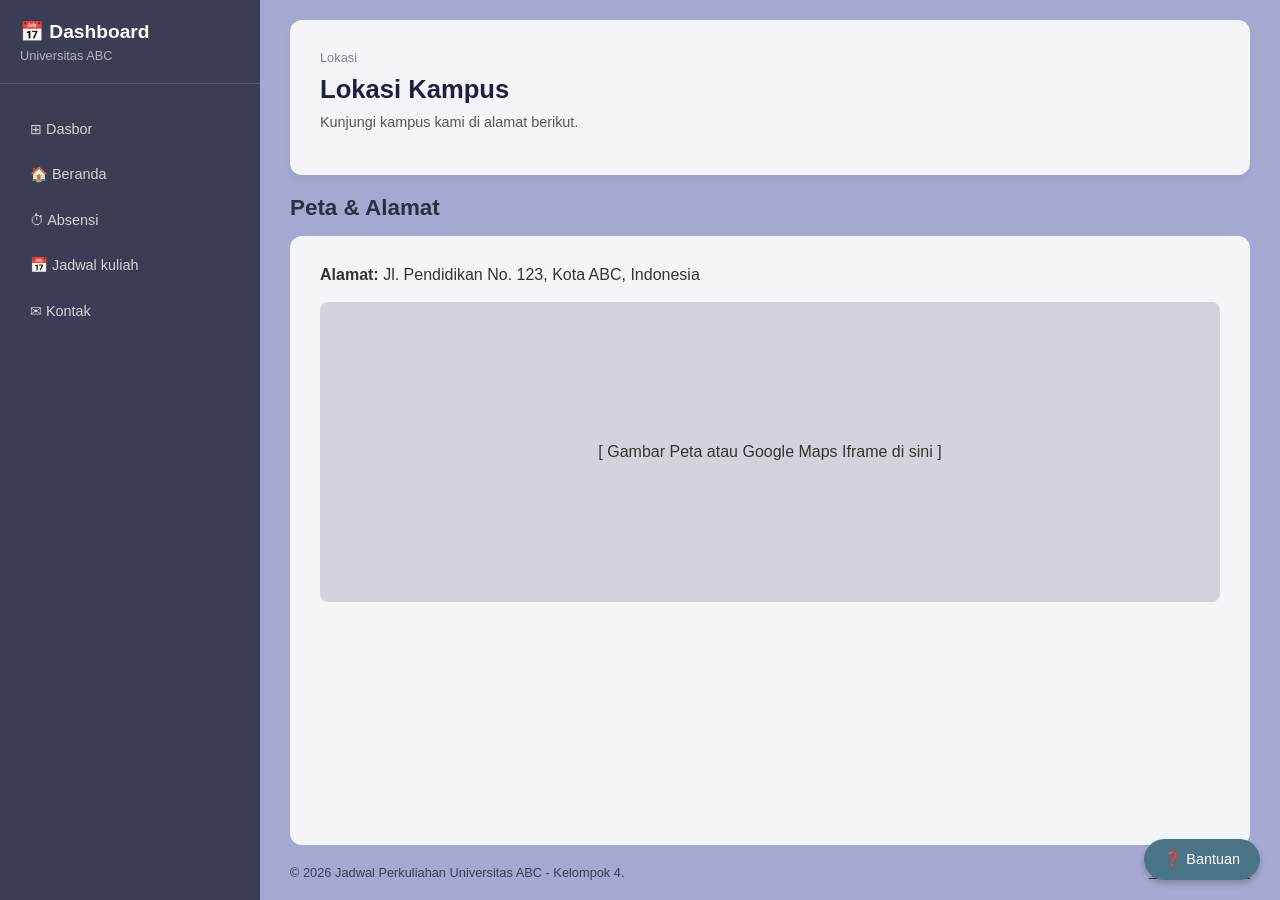
<file: lokasi.html>
<!DOCTYPE html>
<html lang="id">
<head>
    <meta charset="UTF-8">
    <meta name="viewport" content="width=device-width, initial-scale=1.0">
    <title>Lokasi - Universitas ABC</title>
    <link rel="stylesheet" href="css/style.css">
</head>
<body>

    <aside class="sidebar">
        <div class="sidebar-header">
            <h2>📅 Dashboard</h2>
            <p>Universitas ABC</p>
        </div>
        <ul class="sidebar-menu">
            <li><a href="index.html">⊞ Dasbor</a></li>
            <li><a href="beranda.html">🏠 Beranda</a></li>
            <li><a href="absensi.html">⏱ Absensi</a></li>
            <li><a href="jadwal.html">📅 Jadwal kuliah</a></li>
            <li><a href="kontak.html">✉ Kontak</a></li>
        </ul>
    </aside>

    <main class="main-content">
        <section class="header-card">
            <div class="header-text">
                <h4>Lokasi</h4>
                <h1>Lokasi Kampus</h1>
                <p>Kunjungi kampus kami di alamat berikut.</p>
            </div>
        </section>

        <h2 class="section-title">Peta & Alamat</h2>

        <div class="table-container" style="padding: 30px;">
            <p><strong>Alamat:</strong> Jl. Pendidikan No. 123, Kota ABC, Indonesia</p>
            <br>
            <div style="background-color: #d1d5db; width: 100%; height: 300px; display: flex; justify-content: center; align-items: center; border-radius: 8px;">
                [ Gambar Peta atau Google Maps Iframe di sini ]
            </div>
        </div>

        <footer>
            <div>&copy; 2026 Jadwal Perkuliahan Universitas ABC - Kelompok 4.</div>
            <div class="footer-links">
                <a href="tentang.html">Tentang</a>
                <a href="lokasi.html">Lokasi</a>
            </div>
        </footer>
    </main>

    <button class="help-btn">❓ Bantuan</button>
</body>
</html>
</file>
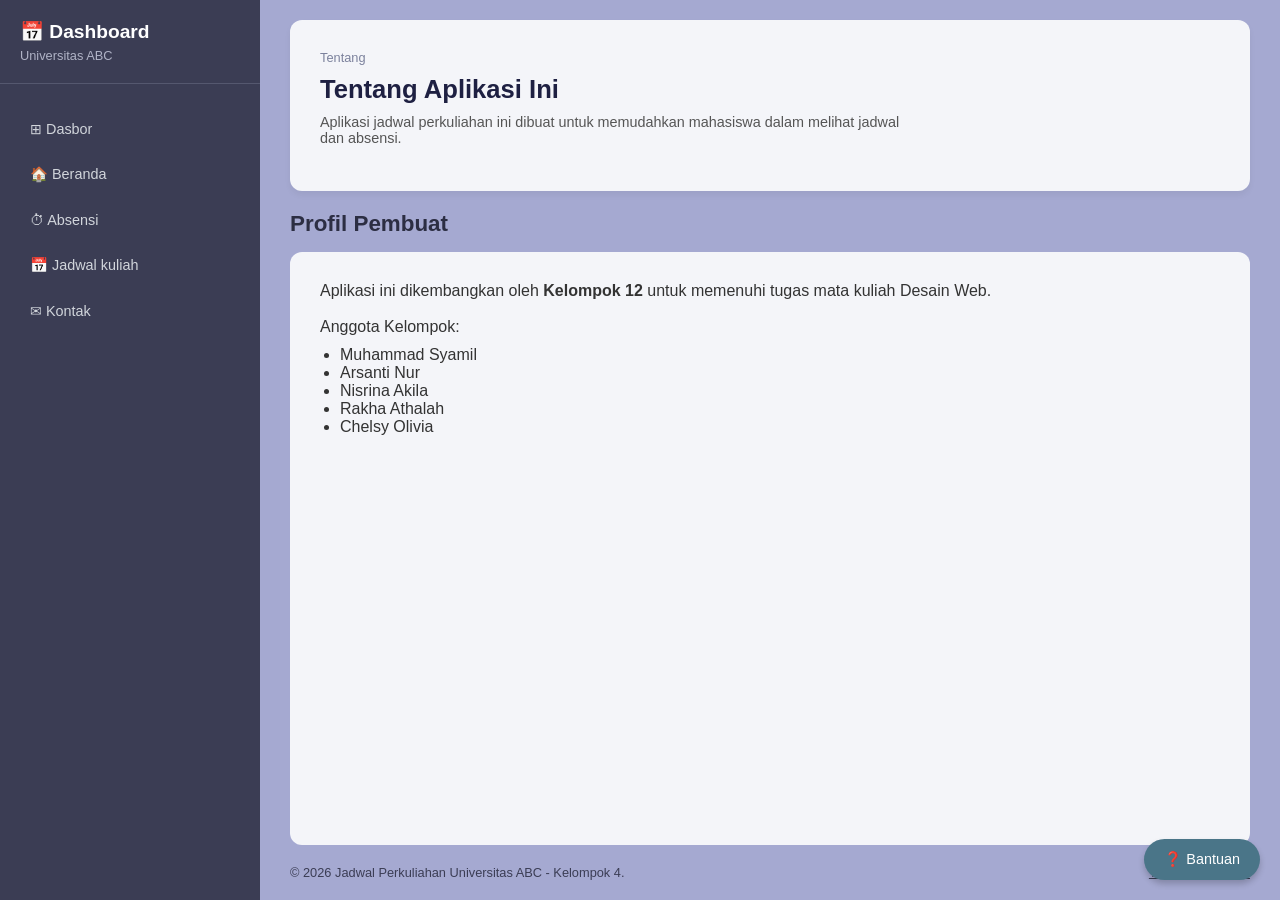
<file: tentang.html>
<!DOCTYPE html>
<html lang="id">
<head>
    <meta charset="UTF-8">
    <meta name="viewport" content="width=device-width, initial-scale=1.0">
    <title>Tentang - Universitas ABC</title>
    <link rel="stylesheet" href="css/style.css">
</head>
<body>

    <aside class="sidebar">
        <div class="sidebar-header">
            <h2>📅 Dashboard</h2>
            <p>Universitas ABC</p>
        </div>
        <ul class="sidebar-menu">
            <li><a href="index.html">⊞ Dasbor</a></li>
            <li><a href="beranda.html">🏠 Beranda</a></li>
            <li><a href="absensi.html">⏱ Absensi</a></li>
            <li><a href="jadwal.html">📅 Jadwal kuliah</a></li>
            <li><a href="kontak.html">✉ Kontak</a></li>
        </ul>
    </aside>

    <main class="main-content">
        <section class="header-card">
            <div class="header-text">
                <h4>Tentang</h4>
                <h1>Tentang Aplikasi Ini</h1>
                <p>Aplikasi jadwal perkuliahan ini dibuat untuk memudahkan mahasiswa dalam melihat jadwal dan absensi.</p>
            </div>
        </section>

        <h2 class="section-title">Profil Pembuat</h2>

        <div class="table-container" style="padding: 30px;">
            <p>Aplikasi ini dikembangkan oleh <strong>Kelompok 12</strong> untuk memenuhi tugas mata kuliah Desain Web.</p>
            <br>
            <p>Anggota Kelompok:</p>
            <ul style="margin-left: 20px; margin-top: 10px;">
                <li>Muhammad Syamil</li>
                <li>Arsanti Nur</li>
                <li>Nisrina Akila</li>
                <li>Rakha Athalah</li>
                <li>Chelsy  Olivia</li>
            </ul>
        </div>

        <footer>
            <div>&copy; 2026 Jadwal Perkuliahan Universitas ABC - Kelompok 4.</div>
            <div class="footer-links">
                <a href="tentang.html">Tentang</a>
                <a href="lokasi.html">Lokasi</a>
            </div>
        </footer>
    </main>

    <button class="help-btn">❓ Bantuan</button>
</body>
</html>
</file>
<file: css/style.css>
/* Reset & Font */
* {
    margin: 0;
    padding: 0;
    box-sizing: border-box;
    font-family: 'Segoe UI', Tahoma, Geneva, Verdana, sans-serif;
}

body {
    background-color: #a5a9d1; /* Warna background ungu muda */
    color: #333;
    display: flex;
    min-height: 100vh;
}

/* --- SIDEBAR --- */
.sidebar {
    width: 260px;
    background-color: #3b3d54; /* Warna sidebar gelap */
    color: white;
    padding: 20px 0;
    display: flex;
    flex-direction: column;
    position: fixed;
    height: 100%;
}

.sidebar-header {
    padding: 0 20px 20px;
    border-bottom: 1px solid #55586f;
    margin-bottom: 20px;
}

.sidebar-header h2 {
    font-size: 1.2rem;
    display: flex;
    align-items: center;
    gap: 10px;
}

.sidebar-header p {
    font-size: 0.8rem;
    color: #b0b3c6;
    margin-top: 5px;
}

.sidebar-menu {
    list-style: none;
}

.sidebar-menu li {
    margin: 5px 15px;
}

.sidebar-menu a {
    text-decoration: none;
    color: #d1d5db;
    display: flex;
    align-items: center;
    padding: 12px 15px;
    border-radius: 8px;
    transition: 0.3s;
    font-size: 0.9rem;
}

.sidebar-menu a:hover, .sidebar-menu a.active {
    background-color: #8b92d4; /* Warna aktif ungu terang */
    color: white;
}

.sidebar-menu a i {
    margin-right: 15px;
    width: 20px;
    text-align: center;
}

/* --- MAIN CONTENT --- */
.main-content {
    margin-left: 260px;
    flex: 1;
    padding: 20px 30px;
    display: flex;
    flex-direction: column;
}

/* Header Konten (Kotak Putih Atas) */
.header-card {
    background-color: #f4f5f9;
    border-radius: 12px;
    padding: 30px;
    display: flex;
    justify-content: space-between;
    align-items: center;
    margin-bottom: 20px;
    box-shadow: 0 4px 6px rgba(0,0,0,0.05);
}

.header-text h4 {
    color: #7b819c;
    font-size: 0.8rem;
    font-weight: normal;
    margin-bottom: 10px;
}

.header-text h1 {
    color: #1e2042;
    font-size: 1.6rem;
    margin-bottom: 10px;
}

.header-text p {
    color: #555;
    font-size: 0.9rem;
    margin-bottom: 15px;
    max-width: 600px;
}

.badges {
    display: flex;
    gap: 10px;
}

.badge {
    background-color: #e5e7f1;
    color: #3b3d54;
    padding: 5px 12px;
    border-radius: 20px;
    font-size: 0.8rem;
    font-weight: 600;
    border: 1px solid #d1d5db;
}

.header-illustration {
    width: 120px;
    height: 100px;
    background-color: #6b72a8;
    border-radius: 10px;
    display: flex;
    justify-content: center;
    align-items: center;
    /* Placeholder untuk gambar ilustrasi */
}

/* Judul Section */
.section-title {
    color: #2c2e43;
    font-size: 1.4rem;
    margin-bottom: 15px;
    font-weight: 700;
}

/* Tombol Hari */
.day-tabs {
    background-color: #f4f5f9;
    padding: 10px;
    border-radius: 10px;
    display: flex;
    gap: 10px;
    margin-bottom: 15px;
    overflow-x: auto;
}

.day-btn {
    background-color: white;
    border: 1px solid #d1d5db;
    padding: 8px 15px;
    border-radius: 8px;
    cursor: pointer;
    font-size: 0.85rem;
    color: #444;
    display: flex;
    align-items: center;
    gap: 8px;
    font-weight: 600;
}

.day-btn .count {
    background-color: #e5e7f1;
    padding: 2px 8px;
    border-radius: 10px;
    font-size: 0.75rem;
}

.day-btn.active {
    background-color: #4f538d;
    color: white;
    border-color: #4f538d;
}

.day-btn.active .count {
    background-color: white;
    color: #4f538d;
}

/* Tabel Jadwal */
.table-container {
    background-color: #f4f5f9;
    border-radius: 12px;
    padding: 20px;
    overflow-x: auto;
    flex: 1; /* Agar mengisi sisa ruang */
}

table {
    width: 100%;
    border-collapse: collapse;
    font-size: 0.9rem;
}

th {
    text-align: left;
    padding: 15px 10px;
    color: #1e2042;
    font-weight: 600;
    border-bottom: 2px solid #d1d5db;
}

td {
    padding: 15px 10px;
    border-bottom: 1px solid #e5e7eb;
    color: #333;
}

.status-badge {
    background-color: #5d5e8f;
    color: white;
    padding: 4px 12px;
    border-radius: 5px;
    font-size: 0.75rem;
}

.total-row td {
    background-color: #e5e7f1;
    font-weight: bold;
    color: #1e2042;
}

/* Footer */
footer {
    margin-top: 20px;
    font-size: 0.8rem;
    color: #3b3d54;
    display: flex;
    justify-content: space-between;
    align-items: center;
}

.footer-links a {
    color: #3b3d54;
    text-decoration: none;
    margin-left: 15px;
    text-decoration: underline;
}

/* Tombol Bantuan Melayang */
.help-btn {
    position: fixed;
    bottom: 20px;
    right: 20px;
    background-color: #4a7588;
    color: white;
    border: none;
    padding: 12px 20px;
    border-radius: 25px;
    font-size: 0.9rem;
    cursor: pointer;
    display: flex;
    align-items: center;
    gap: 8px;
    box-shadow: 0 4px 6px rgba(0,0,0,0.2);
}
</file>
